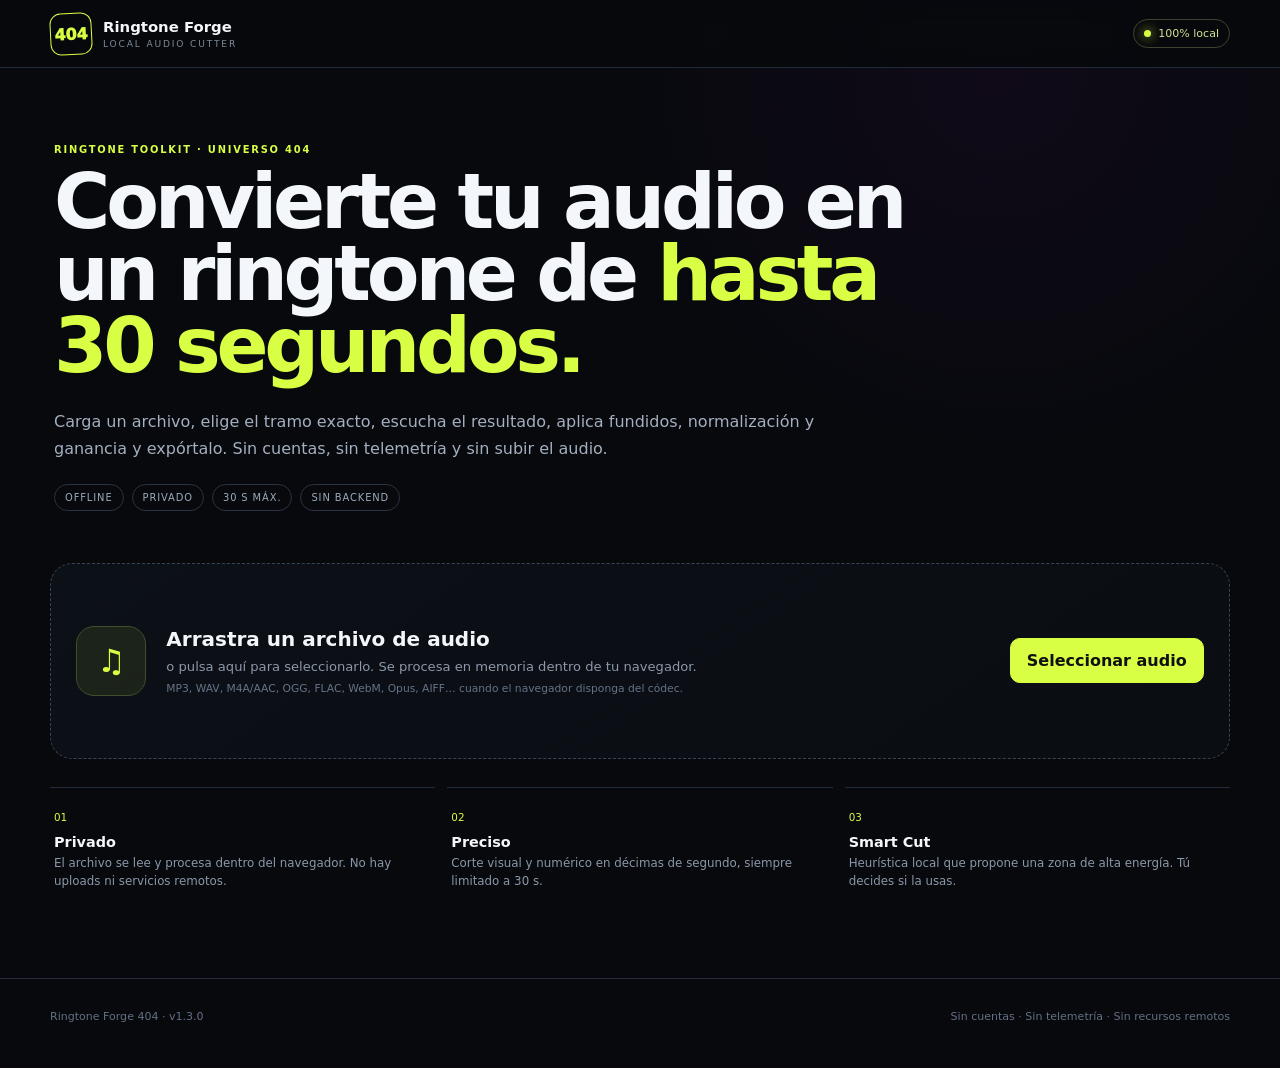
<file: index.html>
<!doctype html>
<html lang="es">
<head>
  <meta charset="utf-8" />
  <meta name="viewport" content="width=device-width,initial-scale=1,viewport-fit=cover" />
  <meta name="theme-color" content="#0b0d12" />
  <meta name="description" content="Ringtone Forge 404: corta audio localmente en fragmentos de hasta 30 segundos y expórtalo como tono sin subir tus archivos." />
  <meta http-equiv="Content-Security-Policy" content="default-src 'self'; script-src 'self'; style-src 'self'; img-src 'self' data: blob:; media-src 'self' blob:; connect-src 'self'; worker-src 'self'; manifest-src 'self'; object-src 'none'; base-uri 'self'; form-action 'none'; frame-src 'none'" />
  <meta property="og:title" content="Ringtone Forge 404" />
  <meta property="og:description" content="Editor local-first de tonos de llamada para GitHub Pages." />
  <meta property="og:type" content="website" />
  <link rel="manifest" href="./manifest.webmanifest" />
  <link rel="icon" href="./assets/icon-192.png" />
  <link rel="apple-touch-icon" href="./assets/icon-192.png" />
  <link rel="stylesheet" href="./styles.css" />
  <title>Ringtone Forge 404</title>
</head>
<body>
  <a class="skip-link" href="#main">Saltar al editor</a>

  <header class="topbar">
    <div class="brand" aria-label="Ringtone Forge 404">
      <span class="brand-mark" aria-hidden="true">404</span>
      <span><strong>Ringtone Forge</strong><small>LOCAL AUDIO CUTTER</small></span>
    </div>
    <div class="top-actions">
      <button id="installButton" class="ghost mini" type="button" hidden>Instalar app</button>
      <div class="status-pill" title="El audio se procesa en este dispositivo">
        <span class="dot" aria-hidden="true"></span> 100% local
      </div>
    </div>
  </header>

  <main id="main" class="shell">
    <section class="hero">
      <p class="eyebrow">RINGTONE TOOLKIT · UNIVERSO 404</p>
      <h1>Convierte tu audio en un ringtone de <span>hasta 30 segundos.</span></h1>
      <p class="lede">Carga un archivo, elige el tramo exacto, escucha el resultado, aplica fundidos, normalización y ganancia y expórtalo. Sin cuentas, sin telemetría y sin subir el audio.</p>
      <div class="hero-badges" aria-label="Características principales">
        <span>OFFLINE</span><span>PRIVADO</span><span>30 S MÁX.</span><span>SIN BACKEND</span>
      </div>
    </section>

    <section class="workspace" aria-label="Editor de ringtone">
      <div class="dropzone" id="dropzone" aria-describedby="dropHelp">
        <input id="fileInput" type="file" accept="audio/*,.mp3,.wav,.m4a,.aac,.ogg,.oga,.flac,.webm,.opus,.aiff,.aif,.caf" hidden />
        <div class="drop-icon" aria-hidden="true">♫</div>
        <div class="drop-copy">
          <h2 id="dropTitle">Arrastra un archivo de audio</h2>
          <p id="dropHelp">o pulsa aquí para seleccionarlo. Se procesa en memoria dentro de tu navegador.</p>
          <small>MP3, WAV, M4A/AAC, OGG, FLAC, WebM, Opus, AIFF… cuando el navegador disponga del códec.</small>
        </div>
        <button class="primary compact" id="pickButton" type="button">Seleccionar audio</button>
      </div>

      <div id="editor" class="editor" hidden>
        <div class="filebar">
          <div class="file-meta">
            <span class="file-icon" aria-hidden="true">♪</span>
            <div><strong id="fileName">audio</strong><small id="fileInfo">—</small></div>
          </div>
          <div class="file-actions">
            <button class="ghost" id="smartCutButton" type="button" title="Busca localmente una zona con mayor energía">Smart Cut</button>
            <button class="ghost" id="replaceButton" type="button">Cambiar audio</button>
          </div>
        </div>

        <div class="wave-card">
          <div class="wave-head">
            <div><span>Forma de onda</span><strong id="selectionLabel">00:00.0 — 00:30.0</strong></div>
            <div class="duration-badge"><span id="selectedDuration">30.0</span> s</div>
          </div>
          <div class="wave-wrap" id="waveWrap" aria-describedby="waveHelp">
            <canvas id="waveform" height="220" aria-label="Forma de onda del audio"></canvas>
            <div id="selectionOverlay" class="selection-overlay" aria-hidden="true">
              <div class="handle left"></div><div class="handle right"></div>
            </div>
            <div id="playhead" class="playhead" hidden aria-hidden="true"></div>
          </div>
          <div class="timeline"><span>0:00</span><span id="midTime">0:00</span><span id="endTime">0:00</span></div>
          <p id="waveHelp" class="micro-help">Arrastra cerca del borde izquierdo o derecho de la selección para ajustar el corte.</p>
        </div>

        <div class="quickbar" aria-label="Duraciones rápidas">
          <span>Duración rápida</span>
          <button type="button" data-duration="15" aria-pressed="false">15 s</button>
          <button type="button" data-duration="20" aria-pressed="false">20 s</button>
          <button type="button" data-duration="30" class="active" aria-pressed="true">30 s</button>
          <button id="resetSelectionButton" type="button">Reiniciar corte</button>
        </div>

        <div class="controls-grid">
          <section class="panel">
            <div class="panel-title"><h3>Selección</h3><span>Precisión 0,1 s</span></div>
            <div class="time-grid">
              <label>Inicio<input id="startInput" type="number" min="0" step="0.1" value="0" inputmode="decimal" /></label>
              <label>Fin<input id="endInput" type="number" min="0" step="0.1" value="30" inputmode="decimal" /></label>
            </div>
            <div class="nudge-row" aria-label="Ajuste fino del inicio">
              <span>Inicio</span>
              <button data-nudge="start:-1" type="button">−1 s</button><button data-nudge="start:-0.1" type="button">−0,1</button>
              <button data-nudge="start:0.1" type="button">+0,1</button><button data-nudge="start:1" type="button">+1 s</button>
            </div>
            <div class="nudge-row" aria-label="Ajuste fino del fin">
              <span>Fin</span>
              <button data-nudge="end:-1" type="button">−1 s</button><button data-nudge="end:-0.1" type="button">−0,1</button>
              <button data-nudge="end:0.1" type="button">+0,1</button><button data-nudge="end:1" type="button">+1 s</button>
            </div>
          </section>

          <section class="panel">
            <div class="panel-title"><h3>Procesado</h3><span>No destructivo</span></div>
            <label class="toggle"><input id="fadeIn" type="checkbox" checked /><span></span><div><strong>Fade in</strong><small>Entrada suave de 0,8 s</small></div></label>
            <label class="toggle"><input id="fadeOut" type="checkbox" checked /><span></span><div><strong>Fade out</strong><small>Salida suave de 1,2 s</small></div></label>
            <label class="toggle"><input id="normalize" type="checkbox" checked /><span></span><div><strong>Normalizar</strong><small>Ajusta el pico a −1 dBFS</small></div></label>
            <div class="gain-control">
              <div class="gain-head"><label for="gainDb">Ganancia manual</label><output id="gainValue" for="gainDb">0.0 dB</output></div>
              <input id="gainDb" type="range" min="-12" max="6" step="0.5" value="0" aria-describedby="gainWarning" />
              <small id="gainWarning">Se aplica después de la normalización y forma parte tanto del preview como de la exportación.</small>
            </div>
          </section>
        </div>

        <div class="transport" role="group" aria-label="Controles de reproducción">
          <button class="transport-btn" id="rewindButton" type="button" title="Retroceder 1 segundo">−1</button>
          <button class="play" id="playButton" type="button"><span aria-hidden="true">▶</span><span>Escuchar resultado</span></button>
          <button class="transport-btn" id="stopButton" type="button" title="Detener">■</button>
          <button class="transport-btn" id="forwardButton" type="button" title="Avanzar 1 segundo">+1</button>
          <label class="loop"><input id="loopPreview" type="checkbox" /> Repetir</label>
          <span class="preview-note">Mismo procesado final</span>
        </div>

        <section class="export-card">
          <div class="export-title">
            <div><p class="eyebrow">EXPORTAR</p><h2>Crear ringtone</h2></div>
            <span id="exportCapability" class="capability">Comprobando formatos…</span>
          </div>
          <div class="export-grid">
            <label>Nombre del archivo<input id="outputName" type="text" value="mi-ringtone" maxlength="80" /></label>
            <label>Formato
              <select id="formatSelect">
                <option value="wav">WAV · universal</option>
                <option value="m4r">M4R · iPhone (si disponible)</option>
                <option value="m4a">M4A/AAC</option>
                <option value="mp3">MP3</option>
                <option value="ogg">OGG/Opus</option>
              </select>
            </label>
          </div>
          <div id="formatNote" class="format-note" role="status"></div>
          <button id="exportButton" class="primary export-button" type="button"><span>Crear ringtone</span><small>Procesamiento local</small></button>
          <div id="progressWrap" class="progress-wrap" hidden aria-live="polite">
            <div class="progress"><span id="progressBar"></span></div><p id="progressText">Preparando…</p>
          </div>
          <a id="downloadLink" class="download-link" hidden>Descargar ringtone</a>
        </section>

        <section class="tips-card" aria-label="Consejos de instalación">
          <div><strong>Android</strong><span>WAV, MP3, M4A u OGG según lo que acepte tu dispositivo.</span></div>
          <div><strong>iPhone</strong><span>M4R cuando el navegador pueda codificar AAC/MP4. Si no, exporta WAV y termina la instalación con GarageBand/Finder.</span></div>
        </section>
      </div>
    </section>

    <section class="trust-grid" aria-label="Características">
      <article><span>01</span><h3>Privado</h3><p>El archivo se lee y procesa dentro del navegador. No hay uploads ni servicios remotos.</p></article>
      <article><span>02</span><h3>Preciso</h3><p>Corte visual y numérico en décimas de segundo, siempre limitado a 30 s.</p></article>
      <article><span>03</span><h3>Smart Cut</h3><p>Heurística local que propone una zona de alta energía. Tú decides si la usas.</p></article>
    </section>
  </main>

  <footer><span>Ringtone Forge 404 · v1.3.0</span><span>Sin cuentas · Sin telemetría · Sin recursos remotos</span></footer>
  <div id="toast" class="toast" role="status" aria-live="polite"></div>
  <noscript><p class="noscript">Ringtone Forge 404 necesita JavaScript para procesar audio localmente.</p></noscript>
  <script src="./app.js" defer></script>
</body>
</html>
</file>
<file: styles.css>
:root{
  color-scheme:dark;
  --bg:#07090d;--panel:#0d1118;--panel2:#111722;--line:#222b39;--text:#f3f6fa;--muted:#8c98a9;
  --accent:#d8ff43;--accent2:#b9df28;--danger:#ff8e98;--warn:#ffcf75;--shadow:0 24px 60px rgba(0,0,0,.28)
}
*{box-sizing:border-box}
html{scroll-behavior:smooth;background:var(--bg)}
body{margin:0;background:radial-gradient(circle at 78% 7%,rgba(65,14,84,.16),transparent 28%),var(--bg);color:var(--text);font-family:Inter,ui-sans-serif,system-ui,-apple-system,BlinkMacSystemFont,"Segoe UI",sans-serif;min-height:100vh}
button,input,select{font:inherit}
button:focus-visible,input:focus-visible,select:focus-visible,a:focus-visible,[tabindex]:focus-visible{outline:2px solid var(--accent);outline-offset:3px}
button{touch-action:manipulation}
.skip-link{position:fixed;left:12px;top:12px;z-index:100;transform:translateY(-180%);background:var(--accent);color:#111;padding:9px 12px;border-radius:8px;font-weight:900;text-decoration:none}.skip-link:focus{transform:none}
.topbar{height:68px;border-bottom:1px solid var(--line);display:flex;align-items:center;justify-content:space-between;padding:0 max(20px,calc((100vw - 1180px)/2));background:rgba(7,9,13,.9);backdrop-filter:blur(12px);position:sticky;top:0;z-index:20}
.brand{display:flex;align-items:center;gap:11px}.brand-mark{width:42px;height:42px;border:1px solid var(--accent);border-radius:11px;display:grid;place-items:center;font-weight:950;color:var(--accent);transform:rotate(-3deg)}.brand strong,.brand small{display:block}.brand strong{font-size:.93rem}.brand small{font-size:.57rem;letter-spacing:.2em;color:#7f8a9c;margin-top:3px}.top-actions{display:flex;gap:9px;align-items:center}
.status-pill{display:flex;align-items:center;gap:7px;border:1px solid #3a4630;border-radius:999px;padding:7px 10px;color:#cfe594;font-size:.69rem}.dot{width:7px;height:7px;border-radius:50%;background:var(--accent);box-shadow:0 0 12px var(--accent)}
.shell{width:min(1180px,calc(100% - 40px));margin:auto}.hero{padding:76px 4px 42px}.eyebrow{font-size:.62rem;letter-spacing:.18em;color:var(--accent);font-weight:900;margin:0 0 11px}.hero h1{max-width:850px;font-size:clamp(2.5rem,6vw,5.5rem);letter-spacing:-.055em;line-height:.94;margin:0}.hero h1 span{color:var(--accent)}.lede{max-width:820px;color:#a4afbf;font-size:1rem;line-height:1.7;margin:25px 0 0}.hero-badges{display:flex;flex-wrap:wrap;gap:8px;margin-top:22px}.hero-badges span{border:1px solid #2a3443;border-radius:999px;padding:7px 10px;color:#9daaBB;font-size:.62rem;letter-spacing:.09em}
.workspace{margin-top:10px}.dropzone{min-height:210px;border:1px dashed #394455;border-radius:22px;background:linear-gradient(145deg,#0c1017,#0a0d12);display:grid;grid-template-columns:auto 1fr auto;gap:20px;align-items:center;padding:30px;cursor:pointer;transition:.18s}.dropzone:hover,.dropzone.dragover{border-color:var(--accent);background:#0e1416}.drop-icon{width:70px;height:70px;border-radius:18px;background:rgba(216,255,67,.08);border:1px solid #40502e;color:var(--accent);display:grid;place-items:center;font-size:2rem}.drop-copy h2{margin:0 0 8px;font-size:1.25rem}.drop-copy p{margin:0;color:var(--muted);font-size:.82rem}.drop-copy small{display:block;margin-top:8px;color:#667388;font-size:.67rem}
.primary{border:1px solid var(--accent);background:var(--accent);color:#111;border-radius:10px;padding:12px 16px;cursor:pointer;font-weight:900;transition:.16s}.primary:hover{transform:translateY(-1px);background:#e2ff6e}.primary.compact{white-space:nowrap}.ghost{border:1px solid #2c3544;background:#111721;color:#c0cad8;border-radius:9px;padding:9px 12px;cursor:pointer;font-weight:750}.ghost:hover{border-color:#4a586d}.ghost.mini{font-size:.68rem;padding:7px 10px}
.editor{margin-top:16px}.filebar{display:flex;align-items:center;justify-content:space-between;gap:14px;padding:16px 18px;border:1px solid var(--line);border-radius:15px;background:var(--panel)}.file-meta{display:flex;align-items:center;gap:12px;min-width:0}.file-icon{width:40px;height:40px;display:grid;place-items:center;border-radius:10px;background:rgba(216,255,67,.08);color:var(--accent)}.file-meta strong,.file-meta small{display:block;white-space:nowrap;overflow:hidden;text-overflow:ellipsis}.file-meta small{color:var(--muted);font-size:.68rem;margin-top:4px}.file-actions{display:flex;gap:8px;flex-shrink:0}
.wave-card{margin-top:14px;background:var(--panel);border:1px solid var(--line);border-radius:18px;padding:20px}.wave-head{display:flex;justify-content:space-between;align-items:flex-start;margin-bottom:16px}.wave-head span,.wave-head strong{display:block}.wave-head span{font-size:.68rem;color:var(--muted);text-transform:uppercase;letter-spacing:.12em}.wave-head strong{margin-top:5px;font-size:.95rem}.duration-badge{border:1px solid #394334;border-radius:9px;background:rgba(216,255,67,.06);padding:8px 11px;color:var(--accent);font-size:.76rem}.duration-badge span{font-weight:900}.wave-wrap{position:relative;border-radius:10px;overflow:hidden;background:linear-gradient(180deg,#121824,#0b0f16);touch-action:none;cursor:ew-resize}.wave-wrap canvas{width:100%;height:220px;display:block}.selection-overlay{position:absolute;top:0;bottom:0;background:rgba(216,255,67,.08);border-left:2px solid var(--accent);border-right:2px solid var(--accent);pointer-events:none}.handle{position:absolute;top:50%;width:10px;height:46px;transform:translateY(-50%);background:var(--accent);border-radius:4px}.handle.left{left:-6px}.handle.right{right:-6px}.timeline{display:flex;justify-content:space-between;color:#687589;font-size:.66rem;margin-top:7px}.micro-help{margin:9px 0 0;color:#6f7b8d;font-size:.67rem}
.quickbar{display:flex;align-items:center;gap:8px;flex-wrap:wrap;margin:14px 0;padding:10px 12px;background:#0b0f15;border:1px solid var(--line);border-radius:12px}.quickbar>span{font-size:.68rem;color:var(--muted);margin-right:4px}.quickbar button{border:1px solid #2b3543;background:#111722;color:#bec9d7;border-radius:8px;padding:7px 10px;cursor:pointer;font-size:.7rem}.quickbar button.active{border-color:#52642f;color:var(--accent);background:rgba(216,255,67,.06)}#resetSelectionButton{margin-left:auto!important}
.controls-grid{display:grid;grid-template-columns:1.15fr .85fr;gap:16px}.panel,.export-card,.tips-card{background:var(--panel);border:1px solid var(--line);border-radius:16px;padding:20px}.panel-title{display:flex;justify-content:space-between;align-items:center;gap:10px;margin-bottom:17px}.panel h3{font-size:.78rem;text-transform:uppercase;letter-spacing:.12em;color:#cbd3df;margin:0}.panel-title span{font-size:.62rem;color:#687589}.time-grid{display:grid;grid-template-columns:1fr 1fr;gap:12px}.time-grid label,.export-grid label{font-size:.72rem;color:var(--muted);display:grid;gap:7px}.time-grid input,.export-grid input,.export-grid select{width:100%;background:#0a0d13;border:1px solid #293242;border-radius:9px;color:var(--text);padding:11px 12px}.nudge-row{display:grid;grid-template-columns:55px repeat(4,1fr);gap:7px;align-items:center;margin-top:12px}.nudge-row span{font-size:.7rem;color:var(--muted)}.nudge-row button,.transport-btn{border:1px solid #2c3544;background:#121722;color:#bcc7d6;border-radius:8px;padding:8px;cursor:pointer;font-size:.72rem}.nudge-row button:hover,.transport-btn:hover{border-color:#4a586d;color:#fff}
.toggle{display:grid;grid-template-columns:auto 1fr;gap:12px;align-items:center;margin:14px 0;cursor:pointer}.toggle input{position:absolute;opacity:0;pointer-events:none}.toggle>span{width:38px;height:22px;border-radius:999px;background:#273140;position:relative;transition:.2s}.toggle>span:after{content:"";position:absolute;width:16px;height:16px;border-radius:50%;left:3px;top:3px;background:#8590a0;transition:.2s}.toggle input:checked+span{background:rgba(216,255,67,.25)}.toggle input:checked+span:after{left:19px;background:var(--accent)}.toggle input:focus-visible+span{outline:2px solid var(--accent);outline-offset:3px}.toggle strong,.toggle small{display:block}.toggle strong{font-size:.82rem}.toggle small{color:var(--muted);font-size:.68rem;margin-top:2px}
.transport{display:flex;align-items:center;justify-content:center;gap:8px;margin:18px 0}.play{border:1px solid var(--accent);background:#151b18;color:var(--accent);border-radius:11px;padding:11px 16px;cursor:pointer;display:flex;gap:9px;align-items:center;font-weight:800}.loop{margin-left:10px;font-size:.72rem;color:var(--muted)}
.export-card{margin-top:8px;padding:24px}.export-title{display:flex;align-items:flex-start;justify-content:space-between;gap:16px}.export-title h2{margin:0;font-size:1.5rem}.export-title .eyebrow{margin-bottom:7px}.capability{font-size:.68rem;color:#a7b2c0;border:1px solid var(--line);padding:7px 9px;border-radius:8px}.export-grid{display:grid;grid-template-columns:1.5fr 1fr;gap:13px;margin-top:20px}.format-note{min-height:42px;margin-top:12px;color:#9ba6b5;font-size:.75rem;line-height:1.45;background:#0b0e14;border:1px solid #202836;border-radius:9px;padding:10px 12px}.format-note.warn{color:var(--warn);border-color:#574529}.format-note.error{color:var(--danger);border-color:#5b2f35}.export-button{margin-top:13px;width:100%;display:flex;justify-content:center;align-items:center;gap:10px}.export-button small{font-size:.65rem;font-weight:650;opacity:.66}.export-button:disabled{opacity:.45;cursor:not-allowed;transform:none}.progress-wrap{margin-top:12px}.progress{height:7px;background:#171d28;border-radius:999px;overflow:hidden}.progress span{display:block;height:100%;width:0;background:var(--accent);transition:.2s}.progress-wrap p{font-size:.7rem;color:var(--muted);margin:7px 0 0}.download-link{margin-top:12px;display:block;text-align:center;text-decoration:none;border:1px solid #42502b;background:rgba(216,255,67,.07);color:var(--accent);border-radius:10px;padding:12px;font-weight:850}
.tips-card{margin-top:14px;display:grid;grid-template-columns:1fr 1fr;gap:14px;padding:15px 18px}.tips-card div{display:grid;gap:4px}.tips-card strong{font-size:.74rem;color:#d8e0eb}.tips-card span{font-size:.68rem;line-height:1.45;color:#7f8b9d}
.trust-grid{display:grid;grid-template-columns:repeat(3,1fr);gap:12px;margin:28px 0 70px}.trust-grid article{border-top:1px solid var(--line);padding:18px 4px}.trust-grid span{color:var(--accent);font-size:.65rem}.trust-grid h3{font-size:.9rem;margin:9px 0 5px}.trust-grid p{font-size:.74rem;color:var(--muted);line-height:1.5;margin:0}
footer{border-top:1px solid var(--line);min-height:76px;display:flex;align-items:center;justify-content:space-between;padding:0 max(20px,calc((100vw - 1180px)/2));font-size:.69rem;color:#657084}.toast{position:fixed;left:50%;bottom:max(24px,env(safe-area-inset-bottom));transform:translate(-50%,20px);background:#181f2b;border:1px solid #364154;color:#eef2f8;border-radius:10px;padding:11px 15px;font-size:.78rem;opacity:0;pointer-events:none;transition:.2s;z-index:50;box-shadow:var(--shadow);max-width:min(90vw,680px);text-align:center}.toast.show{opacity:1;transform:translate(-50%,0)}.noscript{margin:20px auto;max-width:760px;padding:12px 16px;border:1px solid #5b2f35;border-radius:10px;color:var(--danger);background:#160e12;text-align:center;font-size:.8rem}
@media(max-width:760px){.preview-note{width:100%;text-align:center;margin-top:3px}.topbar{height:64px}.shell{width:min(100% - 20px,1180px)}.hero{padding:48px 4px 28px}.dropzone{grid-template-columns:auto 1fr;padding:20px;min-height:180px}.dropzone .primary{grid-column:1/-1;width:100%}.drop-icon{width:56px;height:56px}.filebar{align-items:flex-start}.file-actions{flex-direction:column}.controls-grid{grid-template-columns:1fr}.wave-card{padding:16px 10px 12px}.wave-wrap canvas{height:180px}.nudge-row{grid-template-columns:45px repeat(4,1fr);gap:4px}.nudge-row button{padding:8px 4px}.transport{flex-wrap:wrap}.loop{width:100%;text-align:center;margin:5px 0 0}.export-card{padding:17px}.export-title{display:block}.capability{display:inline-block;margin-top:12px}.export-grid,.tips-card{grid-template-columns:1fr}.trust-grid{grid-template-columns:1fr;margin-bottom:40px}.trust-grid article{padding:14px 3px}footer{padding:20px;display:grid;gap:7px}.status-pill{font-size:.65rem}.brand small{display:none}#resetSelectionButton{margin-left:0!important}.top-actions .mini{display:none!important}}
@media(max-width:390px){.topbar{padding:0 12px}.hero h1{font-size:2.25rem}.file-meta{max-width:62%}.file-actions .ghost{font-size:.66rem;padding:8px}.time-grid{grid-template-columns:1fr}.play span:last-child{display:none}.export-title h2{font-size:1.3rem}.hero-badges span{font-size:.56rem}}
@media(prefers-reduced-motion:reduce){*{scroll-behavior:auto!important;transition:none!important;animation:none!important}}
.error-page{min-height:100vh;display:grid;place-items:center;align-content:center;gap:14px;text-align:center;padding:30px}.error-page h1{margin:8px 0 0;font-size:clamp(2rem,7vw,4.5rem);letter-spacing:-.04em}.error-page p{margin:0;color:var(--muted)}.error-home{text-decoration:none;margin-top:8px}

.playhead{position:absolute;top:0;bottom:0;width:2px;transform:translateX(-1px);background:#f3f6fa;box-shadow:0 0 0 1px rgba(7,9,13,.5),0 0 10px rgba(243,246,250,.35);pointer-events:none;z-index:4}.playhead:before{content:"";position:absolute;top:0;left:50%;transform:translateX(-50%);border-left:5px solid transparent;border-right:5px solid transparent;border-top:7px solid #f3f6fa}.gain-control{margin-top:16px;padding-top:15px;border-top:1px solid var(--line)}.gain-head{display:flex;align-items:center;justify-content:space-between;gap:12px;font-size:.72rem;color:var(--muted)}.gain-head output{font-weight:850;color:var(--text);font-variant-numeric:tabular-nums}.gain-control input[type=range]{width:100%;margin:12px 0 8px;accent-color:var(--accent)}.gain-control small{display:block;color:var(--muted);font-size:.66rem;line-height:1.45}.gain-control small.warn{color:var(--warn)}.preview-note{font-size:.64rem;color:#7e8b9d;border:1px solid var(--line);border-radius:999px;padding:6px 8px}.play:disabled{opacity:.62;cursor:wait}
</file>
